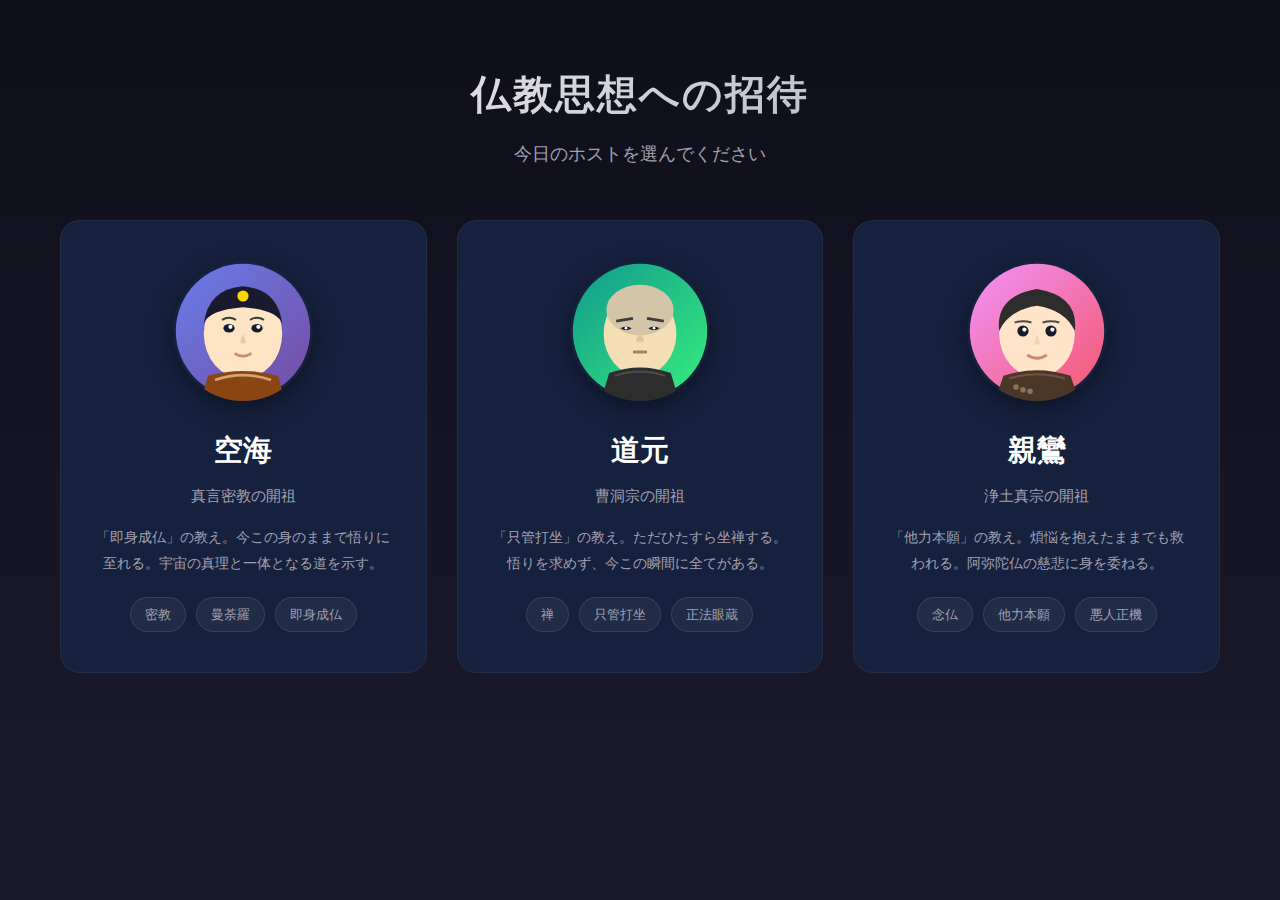
<file: buddhist-chat/index.html>
<!DOCTYPE html>
<html lang="ja">
<head>
    <meta charset="UTF-8">
    <meta name="viewport" content="width=device-width, initial-scale=1.0">
    <title>仏教思想 - 悟りへの対話</title>

    <!-- PWA Configuration -->
    <meta name="description" content="空海、道元、親鸞の視点で人生の悩みに向き合う">
    <meta name="theme-color" content="#1a1a2e">
    <meta name="apple-mobile-web-app-capable" content="yes">
    <meta name="apple-mobile-web-app-status-bar-style" content="black-translucent">
    <meta name="apple-mobile-web-app-title" content="仏教思想">

    <!-- Icons for iOS -->
    <link rel="apple-touch-icon" href="icon-192.png">
    <link rel="icon" type="image/png" sizes="192x192" href="icon-192.png">
    <link rel="icon" type="image/png" sizes="512x512" href="icon-512.png">

    <!-- Manifest -->
    <link rel="manifest" href="manifest.json">

    <link rel="stylesheet" href="styles.css">
</head>
<body>
    <div class="app-container">
        <!-- Host Selection Screen -->
        <section class="host-selection" id="hostSelection">
            <div class="selection-header">
                <h1>仏教思想への招待</h1>
                <p class="subtitle">今日のホストを選んでください</p>
            </div>

            <div class="hosts-grid">
                <!-- 空海 -->
                <div class="host-card" data-host="kukai">
                    <div class="host-avatar kukai">
                        <svg viewBox="0 0 100 100" class="avatar-svg">
                            <!-- 背景円 -->
                            <circle cx="50" cy="50" r="48" fill="url(#kukai-gradient)"/>
                            <!-- 顔 -->
                            <ellipse cx="50" cy="52" rx="28" ry="32" fill="#fce4c4"/>
                            <!-- 髪 -->
                            <path d="M22 45 Q25 20 50 18 Q75 20 78 45 Q75 35 50 33 Q25 35 22 45" fill="#1a1a2e"/>
                            <!-- 眉 -->
                            <path d="M35 42 Q40 39 45 42" stroke="#3d3d3d" stroke-width="1.5" fill="none"/>
                            <path d="M55 42 Q60 39 65 42" stroke="#3d3d3d" stroke-width="1.5" fill="none"/>
                            <!-- 目 -->
                            <ellipse cx="40" cy="48" rx="4" ry="3" fill="#1a1a2e"/>
                            <ellipse cx="60" cy="48" rx="4" ry="3" fill="#1a1a2e"/>
                            <circle cx="41" cy="47" r="1.5" fill="#fff"/>
                            <circle cx="61" cy="47" r="1.5" fill="#fff"/>
                            <!-- 鼻 -->
                            <path d="M50 52 L48 58 Q50 60 52 58 L50 52" fill="#e8c9a4"/>
                            <!-- 口 -->
                            <path d="M44 66 Q50 70 56 66" stroke="#c98a7b" stroke-width="2" fill="none"/>
                            <!-- 袈裟 -->
                            <path d="M25 82 Q50 75 75 82 L80 100 L20 100 Z" fill="#8b4513"/>
                            <path d="M30 85 Q50 78 70 85" stroke="#d4a574" stroke-width="2" fill="none"/>
                            <!-- 装飾（密教の珠） -->
                            <circle cx="50" cy="25" r="4" fill="#ffd700"/>
                            <defs>
                                <linearGradient id="kukai-gradient" x1="0%" y1="0%" x2="100%" y2="100%">
                                    <stop offset="0%" style="stop-color:#667eea"/>
                                    <stop offset="100%" style="stop-color:#764ba2"/>
                                </linearGradient>
                            </defs>
                        </svg>
                    </div>
                    <h2 class="host-name">空海</h2>
                    <p class="host-title">真言密教の開祖</p>
                    <p class="host-desc">「即身成仏」の教え。今この身のままで悟りに至れる。宇宙の真理と一体となる道を示す。</p>
                    <div class="host-keywords">
                        <span>密教</span>
                        <span>曼荼羅</span>
                        <span>即身成仏</span>
                    </div>
                </div>

                <!-- 道元 -->
                <div class="host-card" data-host="dogen">
                    <div class="host-avatar dogen">
                        <svg viewBox="0 0 100 100" class="avatar-svg">
                            <!-- 背景円 -->
                            <circle cx="50" cy="50" r="48" fill="url(#dogen-gradient)"/>
                            <!-- 顔 -->
                            <ellipse cx="50" cy="52" rx="26" ry="30" fill="#f5deb3"/>
                            <!-- 剃髪 -->
                            <ellipse cx="50" cy="35" rx="24" ry="18" fill="#d4c4a8"/>
                            <!-- 眉（凛々しい） -->
                            <path d="M33 43 L45 41" stroke="#3d3d3d" stroke-width="2" fill="none"/>
                            <path d="M55 41 L67 43" stroke="#3d3d3d" stroke-width="2" fill="none"/>
                            <!-- 目（鋭い） -->
                            <path d="M36 48 Q40 46 44 48 Q40 51 36 48" fill="#1a1a2e"/>
                            <path d="M56 48 Q60 46 64 48 Q60 51 56 48" fill="#1a1a2e"/>
                            <circle cx="40" cy="48" r="1" fill="#fff"/>
                            <circle cx="60" cy="48" r="1" fill="#fff"/>
                            <!-- 鼻 -->
                            <path d="M50 50 L47 57 Q50 59 53 57 L50 50" fill="#dfc59d"/>
                            <!-- 口（引き締まった） -->
                            <path d="M45 65 L55 65" stroke="#a67c6d" stroke-width="2" fill="none"/>
                            <!-- 僧衣 -->
                            <path d="M28 80 Q50 72 72 80 L78 100 L22 100 Z" fill="#2d2d2d"/>
                            <path d="M32 82 Q50 76 68 82" stroke="#4a4a4a" stroke-width="1.5" fill="none"/>
                            <defs>
                                <linearGradient id="dogen-gradient" x1="0%" y1="0%" x2="100%" y2="100%">
                                    <stop offset="0%" style="stop-color:#11998e"/>
                                    <stop offset="100%" style="stop-color:#38ef7d"/>
                                </linearGradient>
                            </defs>
                        </svg>
                    </div>
                    <h2 class="host-name">道元</h2>
                    <p class="host-title">曹洞宗の開祖</p>
                    <p class="host-desc">「只管打坐」の教え。ただひたすら坐禅する。悟りを求めず、今この瞬間に全てがある。</p>
                    <div class="host-keywords">
                        <span>禅</span>
                        <span>只管打坐</span>
                        <span>正法眼蔵</span>
                    </div>
                </div>

                <!-- 親鸞 -->
                <div class="host-card" data-host="shinran">
                    <div class="host-avatar shinran">
                        <svg viewBox="0 0 100 100" class="avatar-svg">
                            <!-- 背景円 -->
                            <circle cx="50" cy="50" r="48" fill="url(#shinran-gradient)"/>
                            <!-- 顔 -->
                            <ellipse cx="50" cy="52" rx="27" ry="31" fill="#ffe4c9"/>
                            <!-- 髪（やや長め） -->
                            <path d="M23 50 Q20 25 50 20 Q80 25 77 50 Q70 35 50 32 Q30 35 23 50" fill="#2d2d2d"/>
                            <!-- 眉（優しい） -->
                            <path d="M34 44 Q40 42 46 44" stroke="#4a4a4a" stroke-width="1.5" fill="none"/>
                            <path d="M54 44 Q60 42 66 44" stroke="#4a4a4a" stroke-width="1.5" fill="none"/>
                            <!-- 目（穏やか） -->
                            <ellipse cx="40" cy="50" rx="4" ry="4" fill="#1a1a2e"/>
                            <ellipse cx="60" cy="50" rx="4" ry="4" fill="#1a1a2e"/>
                            <circle cx="41" cy="49" r="1.5" fill="#fff"/>
                            <circle cx="61" cy="49" r="1.5" fill="#fff"/>
                            <!-- 鼻 -->
                            <path d="M50 52 L48 59 Q50 61 52 59 L50 52" fill="#ebd4b8"/>
                            <!-- 口（微笑み） -->
                            <path d="M43 67 Q50 72 57 67" stroke="#c98a7b" stroke-width="2" fill="none"/>
                            <!-- 墨染の衣 -->
                            <path d="M26 82 Q50 74 74 82 L80 100 L20 100 Z" fill="#4a3728"/>
                            <path d="M30 84 Q50 78 70 84" stroke="#6b5344" stroke-width="1.5" fill="none"/>
                            <!-- 念珠 -->
                            <circle cx="35" cy="90" r="2" fill="#8b7355"/>
                            <circle cx="40" cy="92" r="2" fill="#8b7355"/>
                            <circle cx="45" cy="93" r="2" fill="#8b7355"/>
                            <defs>
                                <linearGradient id="shinran-gradient" x1="0%" y1="0%" x2="100%" y2="100%">
                                    <stop offset="0%" style="stop-color:#f093fb"/>
                                    <stop offset="100%" style="stop-color:#f5576c"/>
                                </linearGradient>
                            </defs>
                        </svg>
                    </div>
                    <h2 class="host-name">親鸞</h2>
                    <p class="host-title">浄土真宗の開祖</p>
                    <p class="host-desc">「他力本願」の教え。煩悩を抱えたままでも救われる。阿弥陀仏の慈悲に身を委ねる。</p>
                    <div class="host-keywords">
                        <span>念仏</span>
                        <span>他力本願</span>
                        <span>悪人正機</span>
                    </div>
                </div>
            </div>
        </section>

        <!-- Chat Screen -->
        <section class="chat-screen hidden" id="chatScreen">
            <header class="chat-header">
                <button class="back-btn" id="backBtn">
                    <svg width="24" height="24" viewBox="0 0 24 24" fill="none" stroke="currentColor" stroke-width="2">
                        <path d="M19 12H5M12 19l-7-7 7-7"/>
                    </svg>
                </button>
                <div class="current-host">
                    <div class="host-mini-avatar" id="currentHostAvatar"></div>
                    <div class="host-info">
                        <h2 id="currentHostName">空海</h2>
                        <p id="currentHostTitle">真言密教の開祖</p>
                    </div>
                </div>
            </header>

            <div class="chat-messages" id="chatMessages">
                <!-- Messages will be inserted here -->
            </div>

            <div class="chat-input-container">
                <div class="suggested-topics" id="suggestedTopics">
                    <button class="topic-btn" data-topic="人生の意味とは何でしょうか？">人生の意味</button>
                    <button class="topic-btn" data-topic="苦しみから解放されるにはどうすればいいですか？">苦しみ</button>
                    <button class="topic-btn" data-topic="心の平安を得るにはどうすればいいですか？">心の平安</button>
                    <button class="topic-btn" data-topic="日々の生活で実践できることは何ですか？">日常の実践</button>
                </div>
                <div class="input-wrapper">
                    <textarea
                        id="userInput"
                        placeholder="あなたの悩みや疑問を聞かせてください..."
                        rows="1"
                    ></textarea>
                    <button class="send-btn" id="sendBtn">
                        <svg width="24" height="24" viewBox="0 0 24 24" fill="none" stroke="currentColor" stroke-width="2">
                            <path d="M22 2L11 13M22 2l-7 20-4-9-9-4 20-7z"/>
                        </svg>
                    </button>
                </div>
            </div>
        </section>
    </div>

    <script src="app.js"></script>

    <!-- Service Worker Registration -->
    <script>
        if ('serviceWorker' in navigator) {
            window.addEventListener('load', () => {
                navigator.serviceWorker.register('/5-breaths/service-worker.js', {
                    scope: '/5-breaths/'
                })
                    .then((registration) => {
                        console.log('ServiceWorker registered:', registration.scope);
                    })
                    .catch((error) => {
                        console.log('ServiceWorker registration failed:', error);
                    });
            });
        }
    </script>
</body>
</html>
</file>
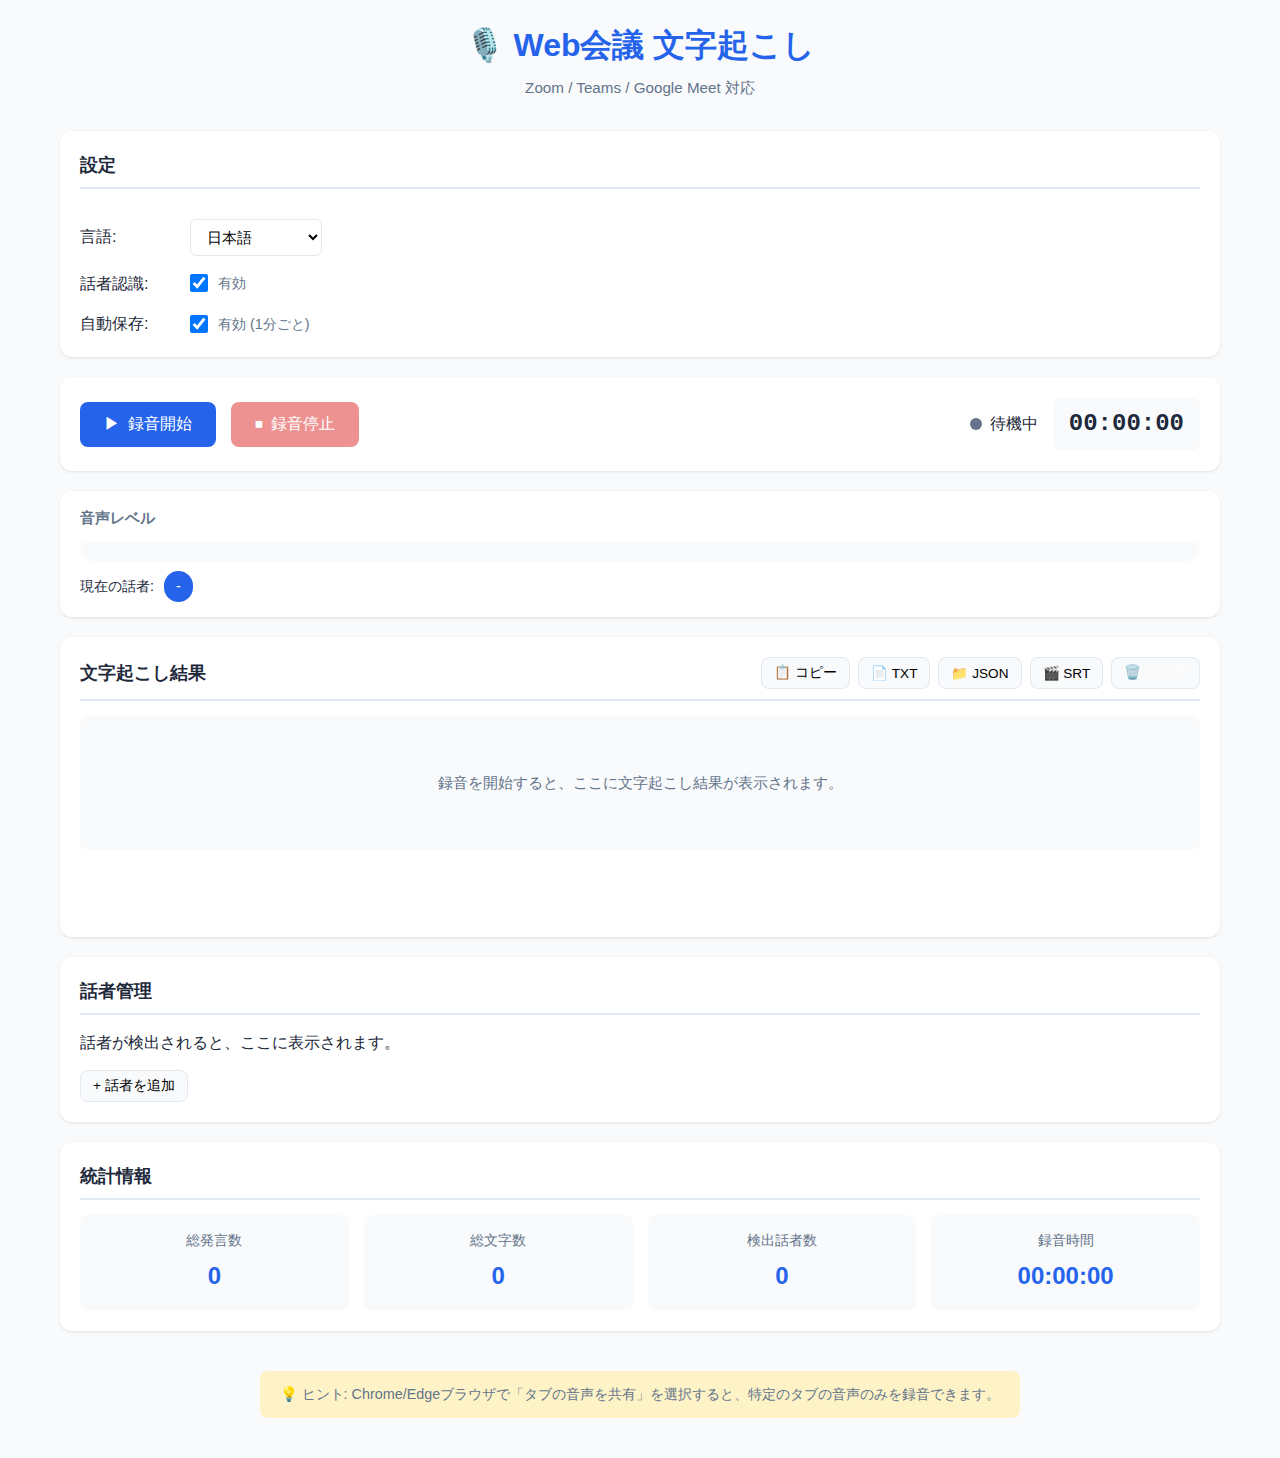
<file: meeting-transcriber/index.html>
<!DOCTYPE html>
<html lang="ja">
<head>
    <meta charset="UTF-8">
    <meta name="viewport" content="width=device-width, initial-scale=1.0">
    <title>Web会議 文字起こし</title>
    <link rel="stylesheet" href="styles.css">
    <link rel="manifest" href="manifest.json">
    <meta name="theme-color" content="#2563eb">
    <link rel="icon" href="icon.svg" type="image/svg+xml">
</head>
<body>
    <div class="container">
        <header>
            <h1>🎙️ Web会議 文字起こし</h1>
            <p class="subtitle">Zoom / Teams / Google Meet 対応</p>
        </header>

        <main>
            <!-- 設定パネル -->
            <section class="settings-panel">
                <h2>設定</h2>
                <div class="setting-item">
                    <label for="language">言語:</label>
                    <select id="language">
                        <option value="ja-JP">日本語</option>
                        <option value="en-US">English (US)</option>
                        <option value="en-GB">English (UK)</option>
                        <option value="zh-CN">中文 (简体)</option>
                        <option value="ko-KR">한국어</option>
                    </select>
                </div>
                <div class="setting-item">
                    <label for="speakerDetection">話者認識:</label>
                    <input type="checkbox" id="speakerDetection" checked>
                    <span class="checkbox-label">有効</span>
                </div>
                <div class="setting-item">
                    <label for="autoSave">自動保存:</label>
                    <input type="checkbox" id="autoSave" checked>
                    <span class="checkbox-label">有効 (1分ごと)</span>
                </div>
            </section>

            <!-- コントロールパネル -->
            <section class="control-panel">
                <button id="startBtn" class="btn btn-primary">
                    <span class="icon">▶</span>
                    録音開始
                </button>
                <button id="stopBtn" class="btn btn-danger" disabled>
                    <span class="icon">⏹</span>
                    録音停止
                </button>
                <div class="status-indicator">
                    <span id="statusDot" class="status-dot"></span>
                    <span id="statusText">待機中</span>
                </div>
                <div id="timer" class="timer">00:00:00</div>
            </section>

            <!-- 音声レベルメーター -->
            <section class="audio-meter-section">
                <h3>音声レベル</h3>
                <div class="audio-meter">
                    <div id="audioLevel" class="audio-level"></div>
                </div>
                <div class="speaker-info">
                    <span>現在の話者:</span>
                    <span id="currentSpeaker" class="speaker-badge">-</span>
                </div>
            </section>

            <!-- 文字起こし結果 -->
            <section class="transcript-section">
                <div class="transcript-header">
                    <h2>文字起こし結果</h2>
                    <div class="transcript-actions">
                        <button id="copyBtn" class="btn btn-small">📋 コピー</button>
                        <button id="exportTxtBtn" class="btn btn-small">📄 TXT</button>
                        <button id="exportJsonBtn" class="btn btn-small">📁 JSON</button>
                        <button id="exportSrtBtn" class="btn btn-small">🎬 SRT</button>
                        <button id="clearBtn" class="btn btn-small btn-warning">🗑️ クリア</button>
                    </div>
                </div>
                <div id="transcript" class="transcript">
                    <p class="placeholder">録音を開始すると、ここに文字起こし結果が表示されます。</p>
                </div>
            </section>

            <!-- 話者管理 -->
            <section class="speaker-management">
                <h2>話者管理</h2>
                <div id="speakerList" class="speaker-list">
                    <p class="placeholder">話者が検出されると、ここに表示されます。</p>
                </div>
                <button id="addSpeakerBtn" class="btn btn-small">+ 話者を追加</button>
            </section>

            <!-- 統計情報 -->
            <section class="stats-section">
                <h2>統計情報</h2>
                <div class="stats-grid">
                    <div class="stat-item">
                        <span class="stat-label">総発言数</span>
                        <span id="totalUtterances" class="stat-value">0</span>
                    </div>
                    <div class="stat-item">
                        <span class="stat-label">総文字数</span>
                        <span id="totalChars" class="stat-value">0</span>
                    </div>
                    <div class="stat-item">
                        <span class="stat-label">検出話者数</span>
                        <span id="speakerCount" class="stat-value">0</span>
                    </div>
                    <div class="stat-item">
                        <span class="stat-label">録音時間</span>
                        <span id="recordingDuration" class="stat-value">00:00:00</span>
                    </div>
                </div>
            </section>
        </main>

        <footer>
            <p>💡 ヒント: Chrome/Edgeブラウザで「タブの音声を共有」を選択すると、特定のタブの音声のみを録音できます。</p>
        </footer>
    </div>

    <!-- 話者名編集モーダル -->
    <div id="speakerModal" class="modal">
        <div class="modal-content">
            <h3>話者名を編集</h3>
            <input type="text" id="speakerNameInput" placeholder="話者名を入力">
            <div class="modal-actions">
                <button id="saveSpeakerBtn" class="btn btn-primary">保存</button>
                <button id="cancelSpeakerBtn" class="btn">キャンセル</button>
            </div>
        </div>
    </div>

    <script src="audio-processor.js"></script>
    <script src="speaker-recognition.js"></script>
    <script src="transcription.js"></script>
    <script src="app.js"></script>
</body>
</html>
</file>
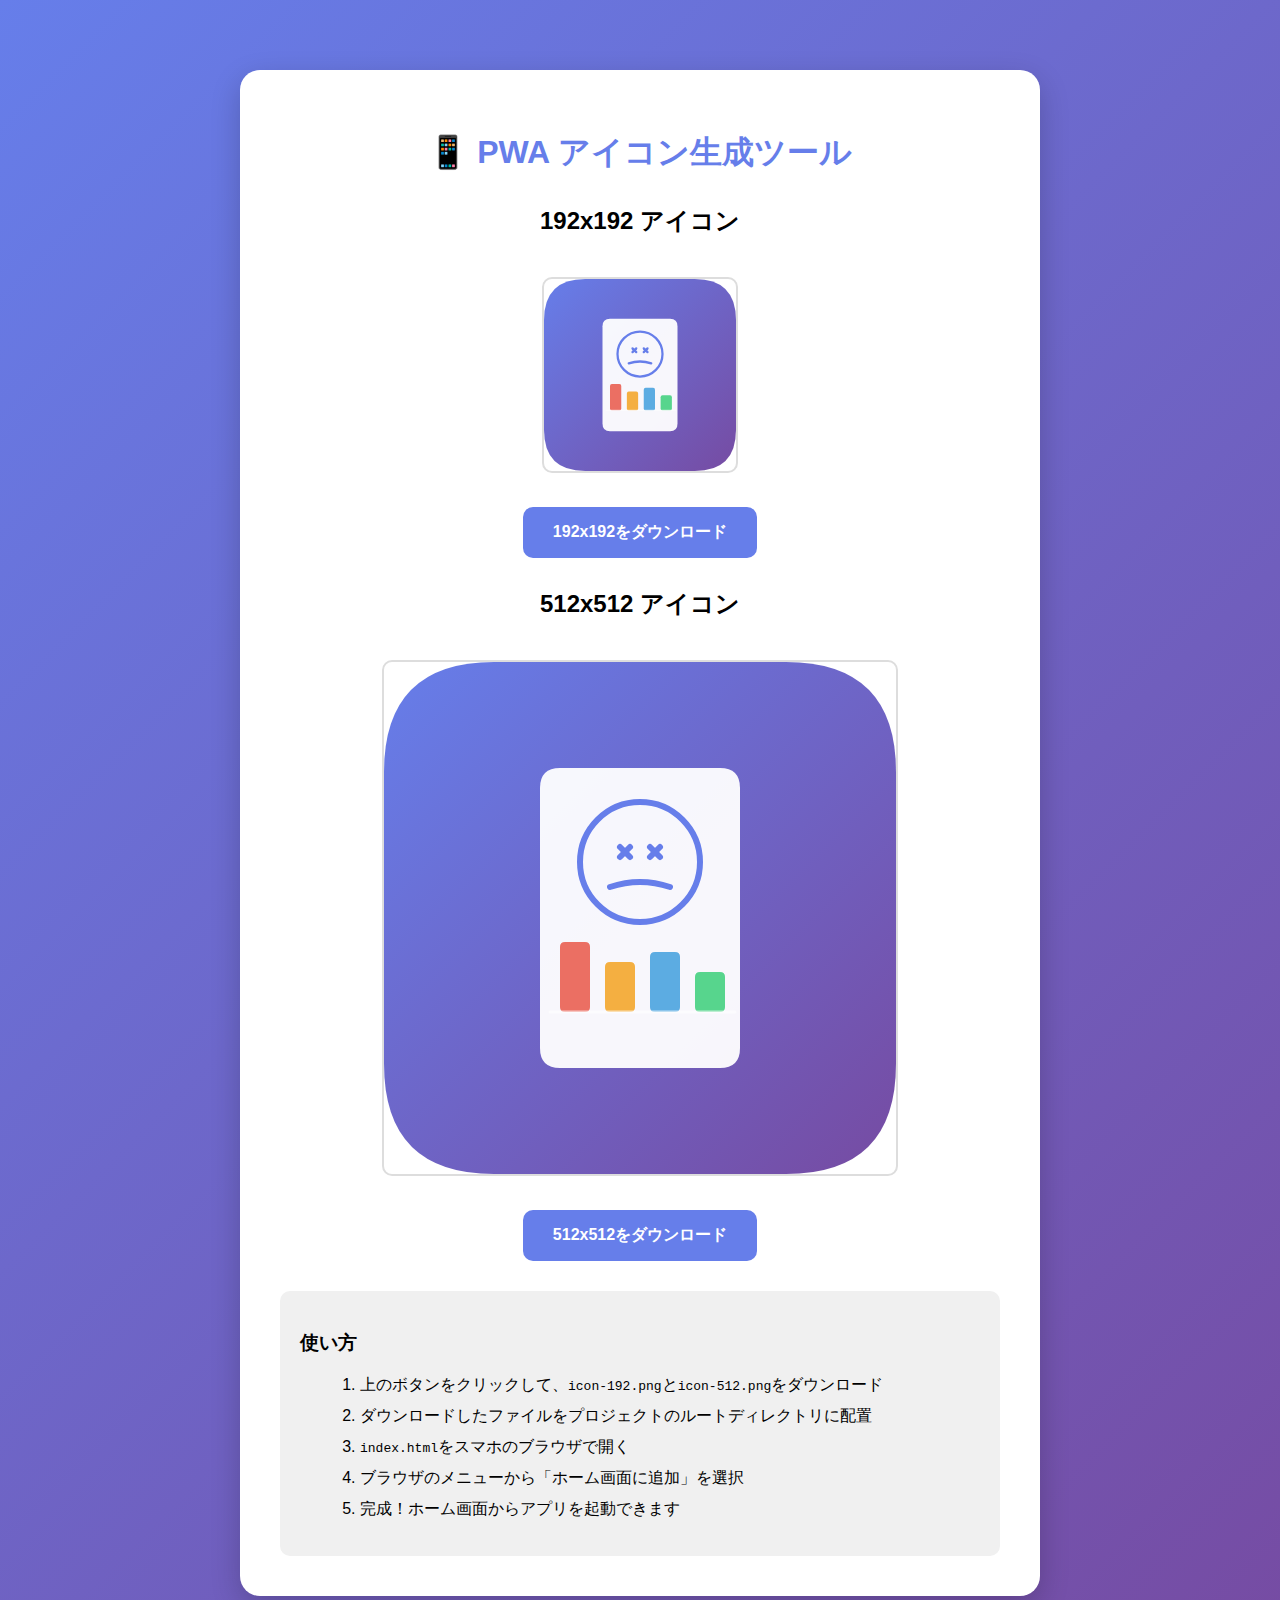
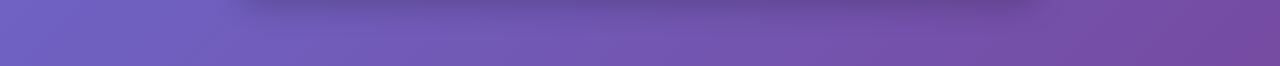
<file: generate-icons.html>
<!DOCTYPE html>
<html lang="ja">
<head>
    <meta charset="UTF-8">
    <meta name="viewport" content="width=device-width, initial-scale=1.0">
    <title>アイコン生成ツール</title>
    <style>
        body {
            font-family: -apple-system, BlinkMacSystemFont, 'Segoe UI', Roboto, sans-serif;
            max-width: 800px;
            margin: 50px auto;
            padding: 20px;
            text-align: center;
            background: linear-gradient(135deg, #667eea 0%, #764ba2 100%);
            min-height: 100vh;
        }
        .container {
            background: white;
            padding: 40px;
            border-radius: 20px;
            box-shadow: 0 10px 30px rgba(0,0,0,0.2);
        }
        h1 {
            color: #667eea;
            margin-bottom: 30px;
        }
        canvas {
            border: 2px solid #ddd;
            margin: 20px 0;
            border-radius: 10px;
        }
        button {
            background: #667eea;
            color: white;
            border: none;
            padding: 15px 30px;
            font-size: 16px;
            border-radius: 10px;
            cursor: pointer;
            margin: 10px;
            font-weight: bold;
        }
        button:hover {
            background: #5568d3;
        }
        .instruction {
            background: #f0f0f0;
            padding: 20px;
            border-radius: 10px;
            margin-top: 20px;
            text-align: left;
        }
        .instruction ol {
            margin-left: 20px;
        }
        .instruction li {
            margin: 10px 0;
        }
    </style>
</head>
<body>
    <div class="container">
        <h1>📱 PWA アイコン生成ツール</h1>

        <h2>192x192 アイコン</h2>
        <canvas id="canvas192" width="192" height="192"></canvas>
        <br>
        <button onclick="downloadIcon(192)">192x192をダウンロード</button>

        <h2>512x512 アイコン</h2>
        <canvas id="canvas512" width="512" height="512"></canvas>
        <br>
        <button onclick="downloadIcon(512)">512x512をダウンロード</button>

        <div class="instruction">
            <h3>使い方</h3>
            <ol>
                <li>上のボタンをクリックして、<code>icon-192.png</code>と<code>icon-512.png</code>をダウンロード</li>
                <li>ダウンロードしたファイルをプロジェクトのルートディレクトリに配置</li>
                <li><code>index.html</code>をスマホのブラウザで開く</li>
                <li>ブラウザのメニューから「ホーム画面に追加」を選択</li>
                <li>完成！ホーム画面からアプリを起動できます</li>
            </ol>
        </div>
    </div>

    <script>
        function drawIcon(canvas) {
            const ctx = canvas.getContext('2d');
            const size = canvas.width;
            const scale = size / 512;

            // Background gradient
            const gradient = ctx.createLinearGradient(0, 0, size, size);
            gradient.addColorStop(0, '#667eea');
            gradient.addColorStop(1, '#764ba2');

            // Rounded rectangle background
            ctx.fillStyle = gradient;
            roundRect(ctx, 0, 0, size, size, 110 * scale);
            ctx.fill();

            // Phone screen
            ctx.fillStyle = 'rgba(255, 255, 255, 0.95)';
            roundRect(ctx, 156 * scale, 106 * scale, 200 * scale, 300 * scale, 20 * scale);
            ctx.fill();

            // Face circle
            ctx.strokeStyle = '#667eea';
            ctx.lineWidth = 6 * scale;
            ctx.beginPath();
            ctx.arc(256 * scale, 200 * scale, 60 * scale, 0, Math.PI * 2);
            ctx.stroke();

            // Eyes (X shape - disappointed)
            ctx.lineCap = 'round';

            // Left eye
            ctx.beginPath();
            ctx.moveTo(236 * scale, 185 * scale);
            ctx.lineTo(246 * scale, 195 * scale);
            ctx.stroke();

            ctx.beginPath();
            ctx.moveTo(246 * scale, 185 * scale);
            ctx.lineTo(236 * scale, 195 * scale);
            ctx.stroke();

            // Right eye
            ctx.beginPath();
            ctx.moveTo(266 * scale, 185 * scale);
            ctx.lineTo(276 * scale, 195 * scale);
            ctx.stroke();

            ctx.beginPath();
            ctx.moveTo(276 * scale, 185 * scale);
            ctx.lineTo(266 * scale, 195 * scale);
            ctx.stroke();

            // Sad mouth
            ctx.beginPath();
            ctx.moveTo(226 * scale, 225 * scale);
            ctx.quadraticCurveTo(256 * scale, 215 * scale, 286 * scale, 225 * scale);
            ctx.stroke();

            // Chart bars
            const bars = [
                { x: 176, y: 280, w: 30, h: 70, color: '#e74c3c' },
                { x: 221, y: 300, w: 30, h: 50, color: '#f39c12' },
                { x: 266, y: 290, w: 30, h: 60, color: '#3498db' },
                { x: 311, y: 310, w: 30, h: 40, color: '#2ecc71' }
            ];

            bars.forEach(bar => {
                ctx.fillStyle = bar.color;
                ctx.globalAlpha = 0.8;
                roundRect(ctx, bar.x * scale, bar.y * scale, bar.w * scale, bar.h * scale, 5 * scale);
                ctx.fill();
            });

            // Baseline
            ctx.globalAlpha = 0.6;
            ctx.strokeStyle = 'white';
            ctx.lineWidth = 3 * scale;
            ctx.beginPath();
            ctx.moveTo(166 * scale, 350 * scale);
            ctx.lineTo(351 * scale, 350 * scale);
            ctx.stroke();

            ctx.globalAlpha = 1.0;
        }

        function roundRect(ctx, x, y, width, height, radius) {
            ctx.beginPath();
            ctx.moveTo(x + radius, y);
            ctx.lineTo(x + width - radius, y);
            ctx.quadraticCurveTo(x + width, y, x + width, y + radius);
            ctx.lineTo(x + width, y + height - radius);
            ctx.quadraticCurveTo(x + width, y + height, x + width - radius, y + height);
            ctx.lineTo(x + radius, y + height);
            ctx.quadraticCurveTo(x, y + height, x, y + height - radius);
            ctx.lineTo(x, y + radius);
            ctx.quadraticCurveTo(x, y, x + radius, y);
            ctx.closePath();
        }

        function downloadIcon(size) {
            const canvas = document.getElementById(`canvas${size}`);
            const link = document.createElement('a');
            link.download = `icon-${size}.png`;
            link.href = canvas.toDataURL('image/png');
            link.click();
        }

        // Draw icons on load
        window.onload = () => {
            drawIcon(document.getElementById('canvas192'));
            drawIcon(document.getElementById('canvas512'));
        };
    </script>
</body>
</html>
</file>
<file: meeting-transcriber/styles.css>
* {
    margin: 0;
    padding: 0;
    box-sizing: border-box;
}

:root {
    --primary-color: #2563eb;
    --primary-hover: #1d4ed8;
    --danger-color: #dc2626;
    --danger-hover: #b91c1c;
    --warning-color: #f59e0b;
    --success-color: #10b981;
    --bg-color: #f8fafc;
    --card-bg: #ffffff;
    --text-color: #1e293b;
    --text-muted: #64748b;
    --border-color: #e2e8f0;
    --shadow: 0 1px 3px rgba(0, 0, 0, 0.1);
    --shadow-lg: 0 4px 6px rgba(0, 0, 0, 0.1);
}

body {
    font-family: -apple-system, BlinkMacSystemFont, 'Segoe UI', Roboto, 'Hiragino Sans', 'Noto Sans JP', sans-serif;
    background-color: var(--bg-color);
    color: var(--text-color);
    line-height: 1.6;
}

.container {
    max-width: 1200px;
    margin: 0 auto;
    padding: 20px;
}

header {
    text-align: center;
    margin-bottom: 30px;
}

header h1 {
    font-size: 2rem;
    color: var(--primary-color);
    margin-bottom: 5px;
}

.subtitle {
    color: var(--text-muted);
    font-size: 0.95rem;
}

section {
    background: var(--card-bg);
    border-radius: 12px;
    padding: 20px;
    margin-bottom: 20px;
    box-shadow: var(--shadow);
}

section h2 {
    font-size: 1.1rem;
    margin-bottom: 15px;
    color: var(--text-color);
    border-bottom: 2px solid var(--border-color);
    padding-bottom: 8px;
}

section h3 {
    font-size: 0.95rem;
    margin-bottom: 10px;
    color: var(--text-muted);
}

/* 設定パネル */
.settings-panel {
    display: grid;
    gap: 15px;
}

.setting-item {
    display: flex;
    align-items: center;
    gap: 10px;
}

.setting-item label {
    min-width: 100px;
    font-weight: 500;
}

.setting-item select {
    padding: 8px 12px;
    border: 1px solid var(--border-color);
    border-radius: 6px;
    font-size: 0.95rem;
    background: white;
    cursor: pointer;
}

.setting-item input[type="checkbox"] {
    width: 18px;
    height: 18px;
    cursor: pointer;
}

.checkbox-label {
    color: var(--text-muted);
    font-size: 0.9rem;
}

/* コントロールパネル */
.control-panel {
    display: flex;
    align-items: center;
    gap: 15px;
    flex-wrap: wrap;
}

.btn {
    display: inline-flex;
    align-items: center;
    gap: 8px;
    padding: 12px 24px;
    border: none;
    border-radius: 8px;
    font-size: 1rem;
    font-weight: 500;
    cursor: pointer;
    transition: all 0.2s;
}

.btn:disabled {
    opacity: 0.5;
    cursor: not-allowed;
}

.btn-primary {
    background: var(--primary-color);
    color: white;
}

.btn-primary:hover:not(:disabled) {
    background: var(--primary-hover);
}

.btn-danger {
    background: var(--danger-color);
    color: white;
}

.btn-danger:hover:not(:disabled) {
    background: var(--danger-hover);
}

.btn-warning {
    background: var(--warning-color);
    color: white;
}

.btn-small {
    padding: 6px 12px;
    font-size: 0.85rem;
    background: var(--bg-color);
    border: 1px solid var(--border-color);
}

.btn-small:hover:not(:disabled) {
    background: var(--border-color);
}

.status-indicator {
    display: flex;
    align-items: center;
    gap: 8px;
    margin-left: auto;
}

.status-dot {
    width: 12px;
    height: 12px;
    border-radius: 50%;
    background: var(--text-muted);
}

.status-dot.recording {
    background: var(--danger-color);
    animation: pulse 1.5s infinite;
}

.status-dot.processing {
    background: var(--warning-color);
    animation: pulse 1s infinite;
}

@keyframes pulse {
    0%, 100% { opacity: 1; }
    50% { opacity: 0.5; }
}

.timer {
    font-family: 'SF Mono', 'Consolas', monospace;
    font-size: 1.5rem;
    font-weight: 600;
    color: var(--text-color);
    background: var(--bg-color);
    padding: 8px 16px;
    border-radius: 8px;
}

/* 音声レベルメーター */
.audio-meter-section {
    padding: 15px 20px;
}

.audio-meter {
    height: 20px;
    background: var(--bg-color);
    border-radius: 10px;
    overflow: hidden;
    margin-bottom: 10px;
}

.audio-level {
    height: 100%;
    width: 0%;
    background: linear-gradient(90deg, var(--success-color), var(--warning-color), var(--danger-color));
    border-radius: 10px;
    transition: width 0.1s;
}

.speaker-info {
    display: flex;
    align-items: center;
    gap: 10px;
    font-size: 0.9rem;
}

.speaker-badge {
    background: var(--primary-color);
    color: white;
    padding: 4px 12px;
    border-radius: 20px;
    font-weight: 500;
}

/* 文字起こし結果 */
.transcript-section {
    min-height: 300px;
}

.transcript-header {
    display: flex;
    justify-content: space-between;
    align-items: center;
    flex-wrap: wrap;
    gap: 10px;
    margin-bottom: 15px;
    border-bottom: 2px solid var(--border-color);
    padding-bottom: 10px;
}

.transcript-header h2 {
    border: none;
    padding: 0;
    margin: 0;
}

.transcript-actions {
    display: flex;
    gap: 8px;
    flex-wrap: wrap;
}

.transcript {
    max-height: 400px;
    overflow-y: auto;
    padding: 15px;
    background: var(--bg-color);
    border-radius: 8px;
    font-size: 0.95rem;
}

.transcript .placeholder {
    color: var(--text-muted);
    text-align: center;
    padding: 40px;
}

.utterance {
    margin-bottom: 15px;
    padding: 12px;
    background: white;
    border-radius: 8px;
    border-left: 4px solid var(--primary-color);
}

.utterance-header {
    display: flex;
    justify-content: space-between;
    align-items: center;
    margin-bottom: 5px;
}

.utterance-speaker {
    font-weight: 600;
    color: var(--primary-color);
}

.utterance-time {
    font-size: 0.8rem;
    color: var(--text-muted);
    font-family: monospace;
}

.utterance-text {
    color: var(--text-color);
    line-height: 1.7;
}

/* 話者ごとの色分け */
.utterance[data-speaker="1"] { border-left-color: #3b82f6; }
.utterance[data-speaker="1"] .utterance-speaker { color: #3b82f6; }
.utterance[data-speaker="2"] { border-left-color: #10b981; }
.utterance[data-speaker="2"] .utterance-speaker { color: #10b981; }
.utterance[data-speaker="3"] { border-left-color: #f59e0b; }
.utterance[data-speaker="3"] .utterance-speaker { color: #f59e0b; }
.utterance[data-speaker="4"] { border-left-color: #ef4444; }
.utterance[data-speaker="4"] .utterance-speaker { color: #ef4444; }
.utterance[data-speaker="5"] { border-left-color: #8b5cf6; }
.utterance[data-speaker="5"] .utterance-speaker { color: #8b5cf6; }

/* 話者管理 */
.speaker-list {
    display: grid;
    gap: 10px;
    margin-bottom: 15px;
}

.speaker-item {
    display: flex;
    align-items: center;
    gap: 10px;
    padding: 10px;
    background: var(--bg-color);
    border-radius: 8px;
}

.speaker-color {
    width: 20px;
    height: 20px;
    border-radius: 50%;
}

.speaker-name {
    flex: 1;
    font-weight: 500;
}

.speaker-stats {
    font-size: 0.85rem;
    color: var(--text-muted);
}

.speaker-edit-btn {
    background: none;
    border: none;
    cursor: pointer;
    font-size: 1rem;
    padding: 4px;
}

/* 統計情報 */
.stats-grid {
    display: grid;
    grid-template-columns: repeat(auto-fit, minmax(150px, 1fr));
    gap: 15px;
}

.stat-item {
    text-align: center;
    padding: 15px;
    background: var(--bg-color);
    border-radius: 8px;
}

.stat-label {
    display: block;
    font-size: 0.85rem;
    color: var(--text-muted);
    margin-bottom: 5px;
}

.stat-value {
    display: block;
    font-size: 1.5rem;
    font-weight: 600;
    color: var(--primary-color);
}

/* フッター */
footer {
    text-align: center;
    padding: 20px;
    color: var(--text-muted);
    font-size: 0.9rem;
}

footer p {
    background: #fef3c7;
    padding: 12px 20px;
    border-radius: 8px;
    display: inline-block;
}

/* モーダル */
.modal {
    display: none;
    position: fixed;
    top: 0;
    left: 0;
    width: 100%;
    height: 100%;
    background: rgba(0, 0, 0, 0.5);
    justify-content: center;
    align-items: center;
    z-index: 1000;
}

.modal.active {
    display: flex;
}

.modal-content {
    background: white;
    padding: 25px;
    border-radius: 12px;
    width: 90%;
    max-width: 400px;
}

.modal-content h3 {
    margin-bottom: 15px;
}

.modal-content input {
    width: 100%;
    padding: 10px;
    border: 1px solid var(--border-color);
    border-radius: 6px;
    font-size: 1rem;
    margin-bottom: 15px;
}

.modal-actions {
    display: flex;
    justify-content: flex-end;
    gap: 10px;
}

/* レスポンシブ */
@media (max-width: 768px) {
    .container {
        padding: 15px;
    }

    header h1 {
        font-size: 1.5rem;
    }

    .control-panel {
        justify-content: center;
    }

    .status-indicator {
        margin-left: 0;
        width: 100%;
        justify-content: center;
    }

    .timer {
        width: 100%;
        text-align: center;
    }

    .transcript-header {
        flex-direction: column;
        align-items: flex-start;
    }

    .transcript-actions {
        width: 100%;
        justify-content: flex-start;
    }
}
</file>
<file: buddhist-chat/styles.css>
/* Reset and Base Styles */
* {
    margin: 0;
    padding: 0;
    box-sizing: border-box;
}

:root {
    --bg-primary: #0f0f1a;
    --bg-secondary: #1a1a2e;
    --bg-card: #16213e;
    --text-primary: #eee;
    --text-secondary: #a0a0b0;
    --accent-kukai: linear-gradient(135deg, #667eea, #764ba2);
    --accent-dogen: linear-gradient(135deg, #11998e, #38ef7d);
    --accent-shinran: linear-gradient(135deg, #f093fb, #f5576c);
    --shadow-soft: 0 4px 20px rgba(0, 0, 0, 0.3);
    --shadow-glow: 0 0 30px rgba(102, 126, 234, 0.2);
}

body {
    font-family: -apple-system, BlinkMacSystemFont, 'Segoe UI', 'Hiragino Sans', 'Yu Gothic', sans-serif;
    background: var(--bg-primary);
    min-height: 100vh;
    color: var(--text-primary);
    line-height: 1.7;
}

.app-container {
    max-width: 100%;
    min-height: 100vh;
}

.hidden {
    display: none !important;
}

/* ==================== */
/* Host Selection Screen */
/* ==================== */

.host-selection {
    min-height: 100vh;
    padding: 60px 20px;
    background: linear-gradient(180deg, var(--bg-primary) 0%, var(--bg-secondary) 100%);
}

.selection-header {
    text-align: center;
    margin-bottom: 50px;
}

.selection-header h1 {
    font-size: 2.5em;
    font-weight: 700;
    margin-bottom: 12px;
    background: linear-gradient(135deg, #fff, #a0a0b0);
    -webkit-background-clip: text;
    -webkit-text-fill-color: transparent;
    background-clip: text;
    letter-spacing: 2px;
}

.selection-header .subtitle {
    font-size: 1.1em;
    color: var(--text-secondary);
    font-weight: 400;
}

/* Hosts Grid */
.hosts-grid {
    display: grid;
    grid-template-columns: repeat(auto-fit, minmax(300px, 1fr));
    gap: 30px;
    max-width: 1200px;
    margin: 0 auto;
    padding: 0 20px;
}

/* Host Card */
.host-card {
    background: var(--bg-card);
    border-radius: 20px;
    padding: 40px 30px;
    text-align: center;
    cursor: pointer;
    transition: all 0.4s cubic-bezier(0.175, 0.885, 0.32, 1.275);
    border: 1px solid rgba(255, 255, 255, 0.05);
    position: relative;
    overflow: hidden;
}

.host-card::before {
    content: '';
    position: absolute;
    top: 0;
    left: 0;
    right: 0;
    height: 4px;
    opacity: 0;
    transition: opacity 0.3s;
}

.host-card[data-host="kukai"]::before {
    background: var(--accent-kukai);
}

.host-card[data-host="dogen"]::before {
    background: var(--accent-dogen);
}

.host-card[data-host="shinran"]::before {
    background: var(--accent-shinran);
}

.host-card:hover {
    transform: translateY(-10px);
    box-shadow: var(--shadow-soft), var(--shadow-glow);
}

.host-card:hover::before {
    opacity: 1;
}

/* Host Avatar */
.host-avatar {
    width: 140px;
    height: 140px;
    margin: 0 auto 25px;
    border-radius: 50%;
    position: relative;
    transition: transform 0.4s;
}

.host-card:hover .host-avatar {
    transform: scale(1.08);
}

.avatar-svg {
    width: 100%;
    height: 100%;
    border-radius: 50%;
    box-shadow: 0 8px 25px rgba(0, 0, 0, 0.4);
}

/* Host Info */
.host-name {
    font-size: 1.8em;
    font-weight: 700;
    margin-bottom: 8px;
    color: #fff;
}

.host-title {
    font-size: 0.95em;
    color: var(--text-secondary);
    margin-bottom: 16px;
    font-weight: 500;
}

.host-desc {
    font-size: 0.9em;
    color: var(--text-secondary);
    line-height: 1.8;
    margin-bottom: 20px;
}

/* Host Keywords */
.host-keywords {
    display: flex;
    justify-content: center;
    gap: 10px;
    flex-wrap: wrap;
}

.host-keywords span {
    padding: 6px 14px;
    background: rgba(255, 255, 255, 0.05);
    border-radius: 20px;
    font-size: 0.8em;
    color: var(--text-secondary);
    border: 1px solid rgba(255, 255, 255, 0.1);
    transition: all 0.3s;
}

.host-card[data-host="kukai"]:hover .host-keywords span {
    background: rgba(102, 126, 234, 0.2);
    border-color: rgba(102, 126, 234, 0.4);
    color: #a3b5ff;
}

.host-card[data-host="dogen"]:hover .host-keywords span {
    background: rgba(17, 153, 142, 0.2);
    border-color: rgba(17, 153, 142, 0.4);
    color: #6ee7dc;
}

.host-card[data-host="shinran"]:hover .host-keywords span {
    background: rgba(240, 147, 251, 0.2);
    border-color: rgba(240, 147, 251, 0.4);
    color: #ffc0e8;
}

/* ==================== */
/* Chat Screen */
/* ==================== */

.chat-screen {
    display: flex;
    flex-direction: column;
    height: 100vh;
    background: var(--bg-primary);
}

/* Chat Header */
.chat-header {
    display: flex;
    align-items: center;
    gap: 16px;
    padding: 16px 20px;
    background: var(--bg-secondary);
    border-bottom: 1px solid rgba(255, 255, 255, 0.05);
    position: sticky;
    top: 0;
    z-index: 100;
}

.back-btn {
    width: 44px;
    height: 44px;
    border: none;
    background: rgba(255, 255, 255, 0.05);
    border-radius: 12px;
    cursor: pointer;
    display: flex;
    align-items: center;
    justify-content: center;
    color: var(--text-primary);
    transition: all 0.2s;
}

.back-btn:hover {
    background: rgba(255, 255, 255, 0.1);
}

.current-host {
    display: flex;
    align-items: center;
    gap: 14px;
}

.host-mini-avatar {
    width: 48px;
    height: 48px;
    border-radius: 50%;
    overflow: hidden;
}

.host-mini-avatar svg {
    width: 100%;
    height: 100%;
}

.host-info h2 {
    font-size: 1.1em;
    font-weight: 600;
    margin-bottom: 2px;
}

.host-info p {
    font-size: 0.85em;
    color: var(--text-secondary);
}

/* Chat Messages */
.chat-messages {
    flex: 1;
    overflow-y: auto;
    padding: 20px;
    display: flex;
    flex-direction: column;
    gap: 20px;
}

/* Message Bubbles */
.message {
    display: flex;
    gap: 12px;
    max-width: 85%;
    animation: messageIn 0.3s ease-out;
}

@keyframes messageIn {
    from {
        opacity: 0;
        transform: translateY(10px);
    }
    to {
        opacity: 1;
        transform: translateY(0);
    }
}

.message.host {
    align-self: flex-start;
}

.message.user {
    align-self: flex-end;
    flex-direction: row-reverse;
}

.message-avatar {
    width: 40px;
    height: 40px;
    border-radius: 50%;
    flex-shrink: 0;
    overflow: hidden;
}

.message-avatar svg {
    width: 100%;
    height: 100%;
}

.message-content {
    background: var(--bg-card);
    padding: 16px 20px;
    border-radius: 18px;
    border: 1px solid rgba(255, 255, 255, 0.05);
}

.message.user .message-content {
    background: rgba(102, 126, 234, 0.3);
    border-color: rgba(102, 126, 234, 0.3);
}

.message.host.kukai .message-content {
    border-left: 3px solid #764ba2;
}

.message.host.dogen .message-content {
    border-left: 3px solid #11998e;
}

.message.host.shinran .message-content {
    border-left: 3px solid #f5576c;
}

.message-text {
    font-size: 0.95em;
    line-height: 1.8;
    color: var(--text-primary);
}

.message-question {
    margin-top: 16px;
    padding-top: 16px;
    border-top: 1px solid rgba(255, 255, 255, 0.1);
    font-style: italic;
    color: var(--text-secondary);
    font-size: 0.9em;
}

.message-practical {
    margin-top: 16px;
    padding: 12px 16px;
    background: rgba(255, 255, 255, 0.03);
    border-radius: 10px;
    font-size: 0.85em;
    color: var(--text-secondary);
}

.message-practical::before {
    content: '実践のヒント';
    display: block;
    font-weight: 600;
    color: var(--text-primary);
    margin-bottom: 8px;
    font-size: 0.9em;
}

/* Typing Indicator */
.typing-indicator {
    display: flex;
    gap: 5px;
    padding: 16px 20px;
}

.typing-indicator span {
    width: 8px;
    height: 8px;
    background: var(--text-secondary);
    border-radius: 50%;
    animation: typing 1.4s infinite ease-in-out;
}

.typing-indicator span:nth-child(2) {
    animation-delay: 0.2s;
}

.typing-indicator span:nth-child(3) {
    animation-delay: 0.4s;
}

@keyframes typing {
    0%, 60%, 100% {
        transform: translateY(0);
        opacity: 0.4;
    }
    30% {
        transform: translateY(-10px);
        opacity: 1;
    }
}

/* Chat Input */
.chat-input-container {
    padding: 16px 20px;
    background: var(--bg-secondary);
    border-top: 1px solid rgba(255, 255, 255, 0.05);
}

.suggested-topics {
    display: flex;
    gap: 10px;
    margin-bottom: 14px;
    overflow-x: auto;
    padding-bottom: 8px;
    scrollbar-width: none;
    -ms-overflow-style: none;
}

.suggested-topics::-webkit-scrollbar {
    display: none;
}

.topic-btn {
    padding: 8px 16px;
    background: rgba(255, 255, 255, 0.05);
    border: 1px solid rgba(255, 255, 255, 0.1);
    border-radius: 20px;
    color: var(--text-secondary);
    font-size: 0.85em;
    cursor: pointer;
    white-space: nowrap;
    transition: all 0.2s;
    font-family: inherit;
}

.topic-btn:hover {
    background: rgba(255, 255, 255, 0.1);
    color: var(--text-primary);
}

.input-wrapper {
    display: flex;
    gap: 12px;
    align-items: flex-end;
}

#userInput {
    flex: 1;
    padding: 14px 18px;
    background: rgba(255, 255, 255, 0.05);
    border: 1px solid rgba(255, 255, 255, 0.1);
    border-radius: 24px;
    color: var(--text-primary);
    font-size: 0.95em;
    resize: none;
    font-family: inherit;
    line-height: 1.5;
    max-height: 150px;
    transition: all 0.2s;
}

#userInput:focus {
    outline: none;
    border-color: rgba(102, 126, 234, 0.5);
    background: rgba(255, 255, 255, 0.08);
}

#userInput::placeholder {
    color: var(--text-secondary);
}

.send-btn {
    width: 50px;
    height: 50px;
    border: none;
    background: linear-gradient(135deg, #667eea, #764ba2);
    border-radius: 50%;
    cursor: pointer;
    display: flex;
    align-items: center;
    justify-content: center;
    color: #fff;
    transition: all 0.2s;
    flex-shrink: 0;
}

.send-btn:hover {
    transform: scale(1.05);
    box-shadow: 0 4px 15px rgba(102, 126, 234, 0.4);
}

.send-btn:active {
    transform: scale(0.95);
}

/* Scrollbar Styling */
.chat-messages::-webkit-scrollbar {
    width: 6px;
}

.chat-messages::-webkit-scrollbar-track {
    background: transparent;
}

.chat-messages::-webkit-scrollbar-thumb {
    background: rgba(255, 255, 255, 0.1);
    border-radius: 3px;
}

.chat-messages::-webkit-scrollbar-thumb:hover {
    background: rgba(255, 255, 255, 0.2);
}

/* ==================== */
/* Responsive Design */
/* ==================== */

@media (max-width: 768px) {
    .host-selection {
        padding: 40px 15px;
    }

    .selection-header h1 {
        font-size: 1.8em;
    }

    .hosts-grid {
        grid-template-columns: 1fr;
        gap: 20px;
        padding: 0;
    }

    .host-card {
        padding: 30px 20px;
    }

    .host-avatar {
        width: 120px;
        height: 120px;
    }

    .host-name {
        font-size: 1.5em;
    }

    .chat-header {
        padding: 12px 16px;
    }

    .message {
        max-width: 92%;
    }

    .message-avatar {
        width: 36px;
        height: 36px;
    }

    .message-content {
        padding: 14px 16px;
    }

    .chat-input-container {
        padding: 12px 16px;
    }

    .suggested-topics {
        margin-bottom: 10px;
    }
}

/* ==================== */
/* Animations */
/* ==================== */

@keyframes fadeIn {
    from {
        opacity: 0;
    }
    to {
        opacity: 1;
    }
}

@keyframes slideUp {
    from {
        opacity: 0;
        transform: translateY(20px);
    }
    to {
        opacity: 1;
        transform: translateY(0);
    }
}

.host-card {
    animation: slideUp 0.5s ease-out;
}

.host-card:nth-child(2) {
    animation-delay: 0.1s;
}

.host-card:nth-child(3) {
    animation-delay: 0.2s;
}

/* Welcome Message Special Styling */
.welcome-message .message-content {
    background: linear-gradient(135deg, rgba(102, 126, 234, 0.1), rgba(118, 75, 162, 0.1));
}
</file>
